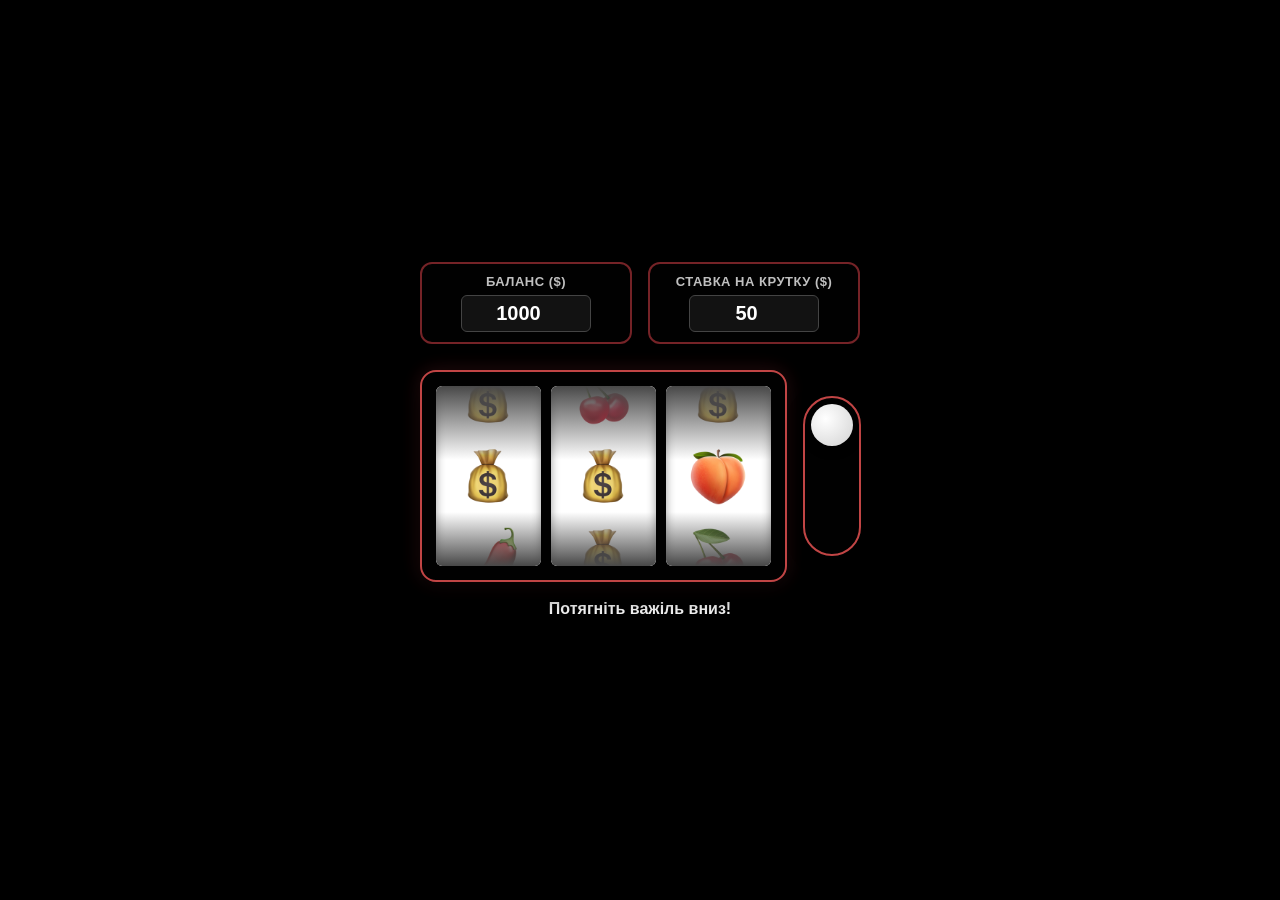
<file: lab10/index.html>
<!DOCTYPE html>
<html lang="uk">
<head>
    <meta charset="UTF-8">
    <meta name="viewport" content="width=device-width, initial-scale=1.0">
    <title>Лабораторна робота № 10 — Однорукий бандит</title>
    <link rel="stylesheet" href="style.css">
</head>
<body>
    <div class="game-container">

        <div class="control-panel">
            <div class="panel-card">
                <label for="balance-input" class="panel-label">Баланс ($)</label>
                <input type="number" id="balance-input" class="panel-input" value="1000" min="1" step="10">
            </div>
            <div class="panel-card">
                <label for="bet-input" class="panel-label">Ставка на крутку ($)</label>
                <input type="number" id="bet-input" class="panel-input" value="50" min="1" step="10">
            </div>
        </div>

        <div class="slot-wrapper">
            <div class="slot-machine">
                <div class="reel" id="reel-1">
                    <div class="reel-strip" id="strip-1"></div>
                    <div class="reel-shadow"></div>
                </div>
                <div class="reel" id="reel-2">
                    <div class="reel-strip" id="strip-2"></div>
                    <div class="reel-shadow"></div>
                </div>
                <div class="reel" id="reel-3">
                    <div class="reel-strip" id="strip-3"></div>
                    <div class="reel-shadow"></div>
                </div>
            </div>
            <div class="lever-track" id="lever-track" title="Потягніть важіль вниз!">
                <div class="lever-knob" id="lever-knob"></div>
            </div>
        </div>

        <div class="status-box" id="game-status">Потягніть важіль вниз!</div>

        <div class="game-over-box" id="game-over-box" style="display: none;">
            <div class="game-over-title">ПРОГРАНО</div>
            <button id="reset-balance-btn" class="btn-reset-balance">Поповнити баланс</button>
        </div>
    </div>

    <script src="script.js"></script>
</body>
</html>
</file>
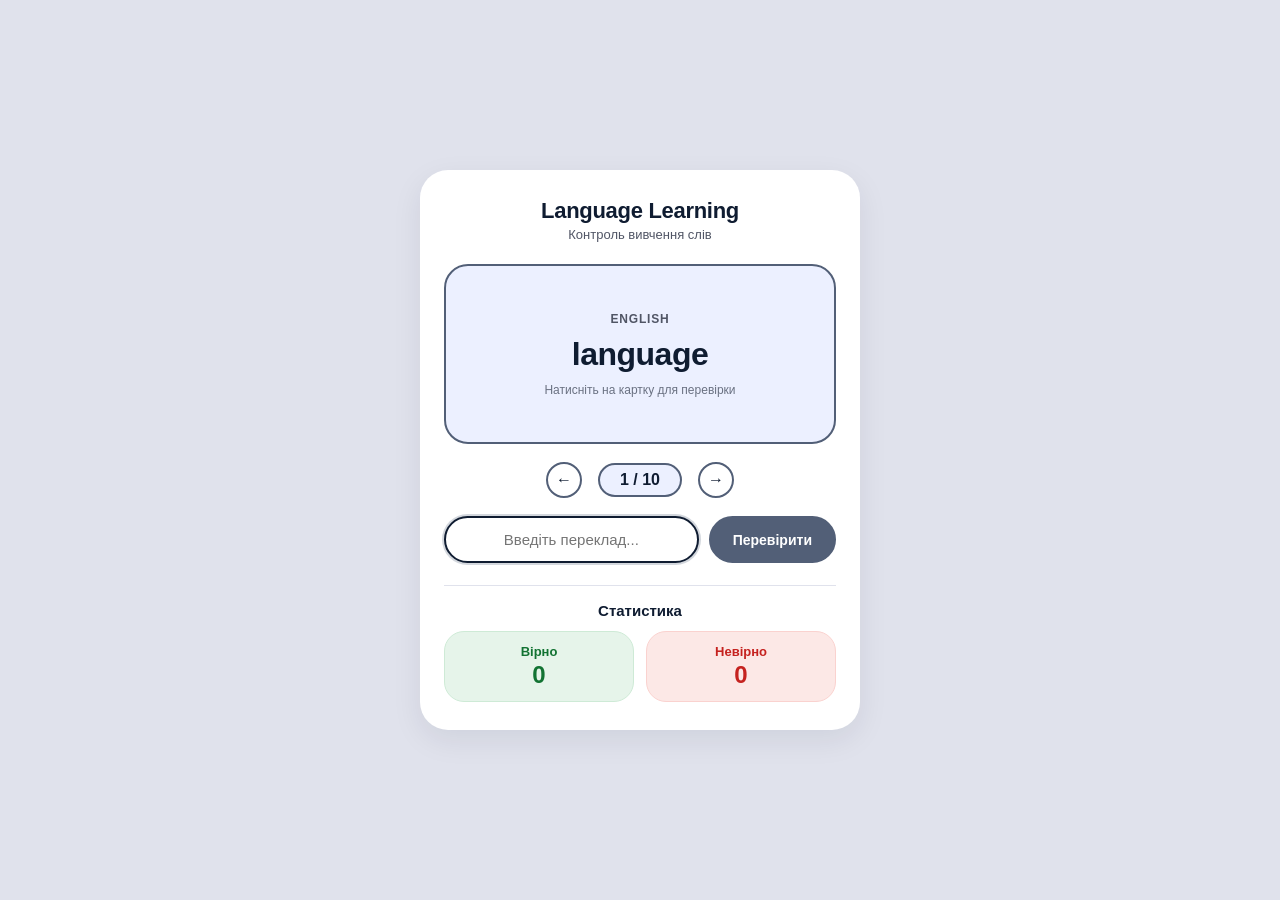
<file: lab11/index.html>
<!DOCTYPE html>
<html lang="uk">
<head>
    <meta charset="UTF-8">
    <meta name="viewport" content="width=device-width, initial-scale=1.0">
    <title>Лабораторна робота № 11 — Language Learning</title>
    <link rel="stylesheet" href="style.css">
</head>
<body>
    <div class="app-container">
        <header class="app-header">
            <h1 class="app-title">Language Learning</h1>
            <p class="app-subtitle">Контроль вивчення слів</p>
        </header>

        <div class="word-card" id="word-card" title="Натисніть на картку для перевірки">
            <div class="card-tag">English</div>
            <div class="card-word" id="current-word">always</div>
            <div class="card-hint">Натисніть на картку для перевірки</div>
        </div>

        <div class="nav-row">
            <button class="nav-btn" id="prev-btn" title="Попереднє слово">←</button>
            <span class="step-counter" id="step-indicator">1 / 10</span>
            <button class="nav-btn" id="next-btn" title="Наступне слово">→</button>
        </div>

        <div class="input-block">
            <div class="input-wrapper">
                <input type="text" id="translation-input" placeholder="Введіть переклад..." autocomplete="off">
                <button class="submit-btn" id="check-btn">Перевірити</button>
            </div>
            <div class="input-error-msg" id="error-message">Введіть переклад перед перевіркою</div>
        </div>

        <div class="stats-block">
            <div class="stats-title">Статистика</div>
            <div class="stats-row">
                <div class="stat-box stat-correct">
                    <span class="stat-label">Вірно</span>
                    <span class="stat-num" id="correct-count">0</span>
                </div>
                <div class="stat-box stat-incorrect">
                    <span class="stat-label">Невірно</span>
                    <span class="stat-num" id="incorrect-count">0</span>
                </div>
            </div>
        </div>
    </div>

    <div class="modal-backdrop" id="results-modal" style="display: none;">
        <div class="modal-window">
            <h2 class="modal-heading">Тестування завершено</h2>

            <div class="modal-score">
                <span class="score-val" id="final-score">0 / 10</span>
            </div>

            <div class="modal-level-panel">
                <div class="level-title" id="level-badge">Рівень знань</div>
            </div>

            <div class="modal-stats-row">
                <span>Вірно: <strong id="modal-correct">0</strong></span>
                <span>Невірно: <strong id="modal-incorrect">0</strong></span>
            </div>

            <button class="restart-button" id="restart-btn">Почати знову</button>
        </div>
    </div>

    <script src="jquery.min.js"></script>
    <script src="script.js"></script>
</body>
</html>
</file>
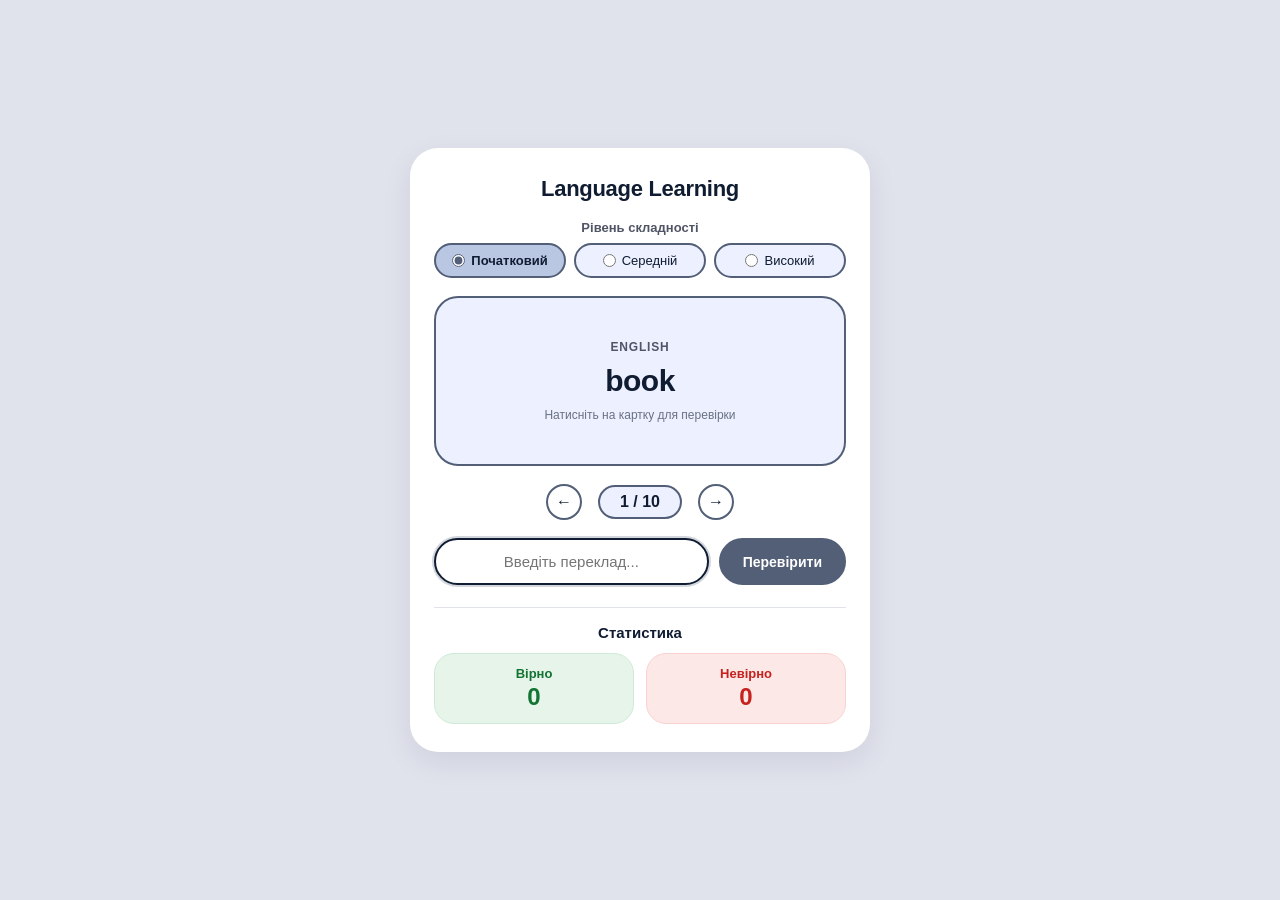
<file: lab12/index.html>
<!DOCTYPE html>
<html lang="uk">
<head>
    <meta charset="UTF-8">
    <meta name="viewport" content="width=device-width, initial-scale=1.0">
    <title>Лабораторна робота № 12 — Language Learning</title>
    <link rel="stylesheet" href="style.css">
</head>
<body>
    <div class="app-container">
        <header class="app-header">
            <h1 class="app-title">Language Learning</h1>
        </header>

        <div class="difficulty-block">
            <div class="difficulty-title">Рівень складності</div>
            <div class="difficulty-options">
                <label class="level-option active">
                    <input type="radio" name="difficulty" value="easy" checked>
                    <span>Початковий</span>
                </label>
                <label class="level-option">
                    <input type="radio" name="difficulty" value="medium">
                    <span>Середній</span>
                </label>
                <label class="level-option">
                    <input type="radio" name="difficulty" value="hard">
                    <span>Високий</span>
                </label>
            </div>
        </div>

        <div class="word-card" id="word-card" title="Натисніть на картку для перевірки">
            <div class="card-tag">English</div>
            <div class="card-word" id="current-word">always</div>
            <div class="card-hint">Натисніть на картку для перевірки</div>
        </div>

        <div class="nav-row">
            <button class="nav-btn" id="prev-btn" title="Попереднє слово">←</button>
            <span class="step-counter" id="step-indicator">1 / 10</span>
            <button class="nav-btn" id="next-btn" title="Наступне слово">→</button>
        </div>

        <div class="input-block">
            <div class="input-wrapper">
                <input type="text" id="translation-input" placeholder="Введіть переклад..." autocomplete="off">
                <button class="submit-btn" id="check-btn">Перевірити</button>
            </div>
            <div class="input-error-msg" id="error-message">Введіть переклад перед перевіркою</div>
        </div>

        <div class="stats-block">
            <div class="stats-title">Статистика</div>
            <div class="stats-row">
                <div class="stat-box stat-correct">
                    <span class="stat-label">Вірно</span>
                    <span class="stat-num" id="correct-count">0</span>
                </div>
                <div class="stat-box stat-incorrect">
                    <span class="stat-label">Невірно</span>
                    <span class="stat-num" id="incorrect-count">0</span>
                </div>
            </div>
        </div>
    </div>

    <div class="modal-backdrop" id="results-modal" style="display: none;">
        <div class="modal-window">
            <h2 class="modal-heading">Тестування завершено</h2>

            <div class="modal-difficulty" id="modal-difficulty">Складність: Початковий</div>

            <div class="modal-score">
                <span class="score-val" id="final-score">0 / 10</span>
            </div>

            <div class="modal-level-panel">
                <div class="level-title" id="level-badge">Рівень знань</div>
            </div>

            <div class="modal-stats-row">
                <span>Вірно: <strong id="modal-correct">0</strong></span>
                <span>Невірно: <strong id="modal-incorrect">0</strong></span>
            </div>

            <button class="restart-button" id="restart-btn">Почати знову</button>
        </div>
    </div>

    <script src="jquery.min.js"></script>
    <script src="script.js"></script>
</body>
</html>
</file>
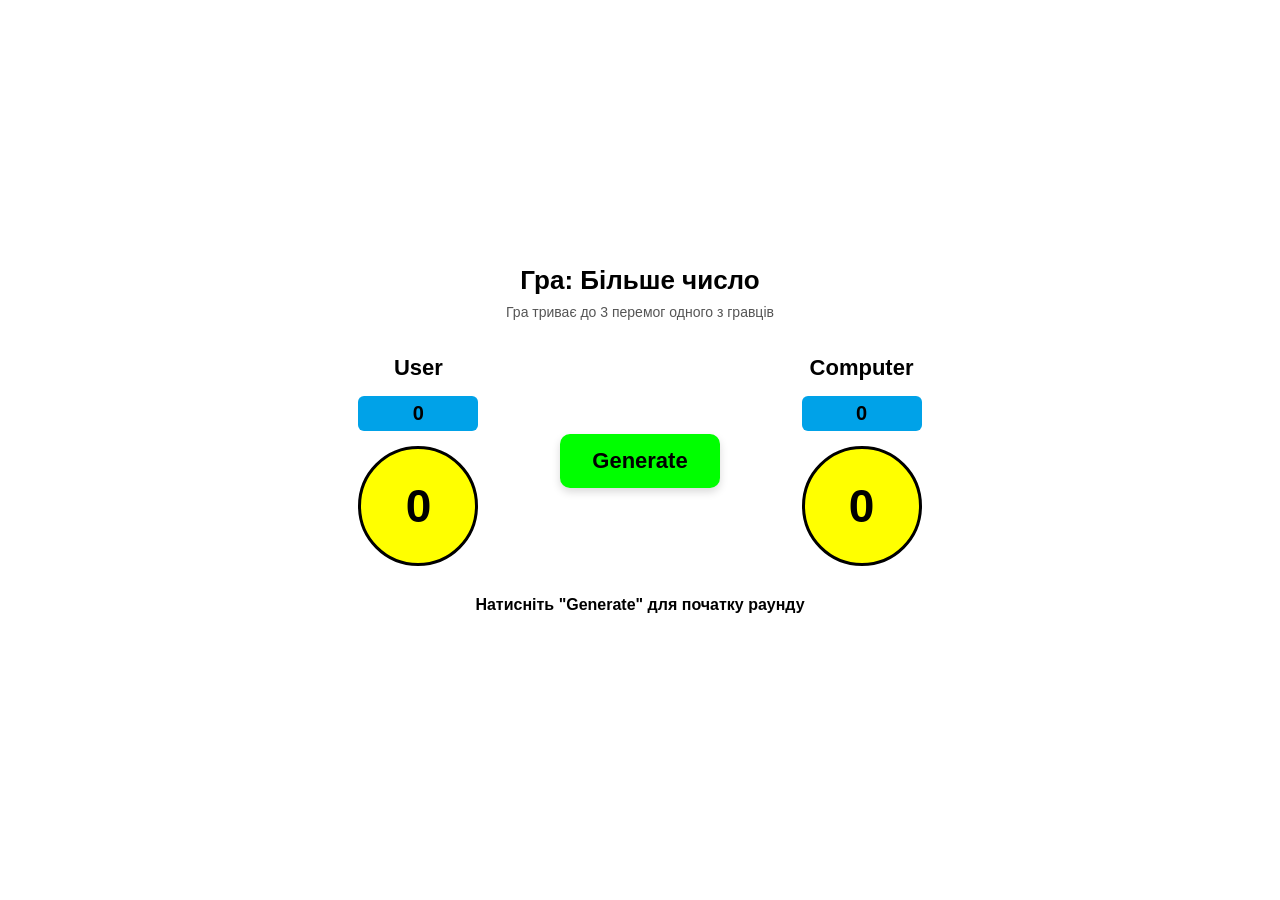
<file: lab8/index.html>
<!DOCTYPE html>
<html lang="uk">
<head>
    <meta charset="UTF-8">
    <meta name="viewport" content="width=device-width, initial-scale=1.0">
    <title>Лабораторна робота № 8 — Більше число</title>
    <link rel="stylesheet" href="style.css">
</head>
<body>
    <div class="game-container">
        <h1 class="game-title">Гра: Більше число</h1>
        <p class="game-rules">Гра триває до 3 перемог одного з гравців</p>

        <div class="game-board">

            <div class="player-column">
                <div class="player-name" id="user-name">User</div>
                <div class="score-box" id="user-score">0</div>
                <div class="number-circle" id="user-number">0</div>
            </div>

            <div class="center-column">
                <button id="generate-btn" class="btn-generate">Generate</button>
            </div>


            <div class="player-column">
                <div class="player-name" id="comp-name">Computer</div>
                <div class="score-box" id="comp-score">0</div>
                <div class="number-circle" id="comp-number">0</div>
            </div>
        </div>


        <div class="status-box" id="game-status">Натисніть "Generate" для початку раунду</div>
        <button id="restart-btn" class="btn-restart" style="display: none;">Грати знову</button>
    </div>

    <script src="script.js"></script>
</body>
</html>
</file>
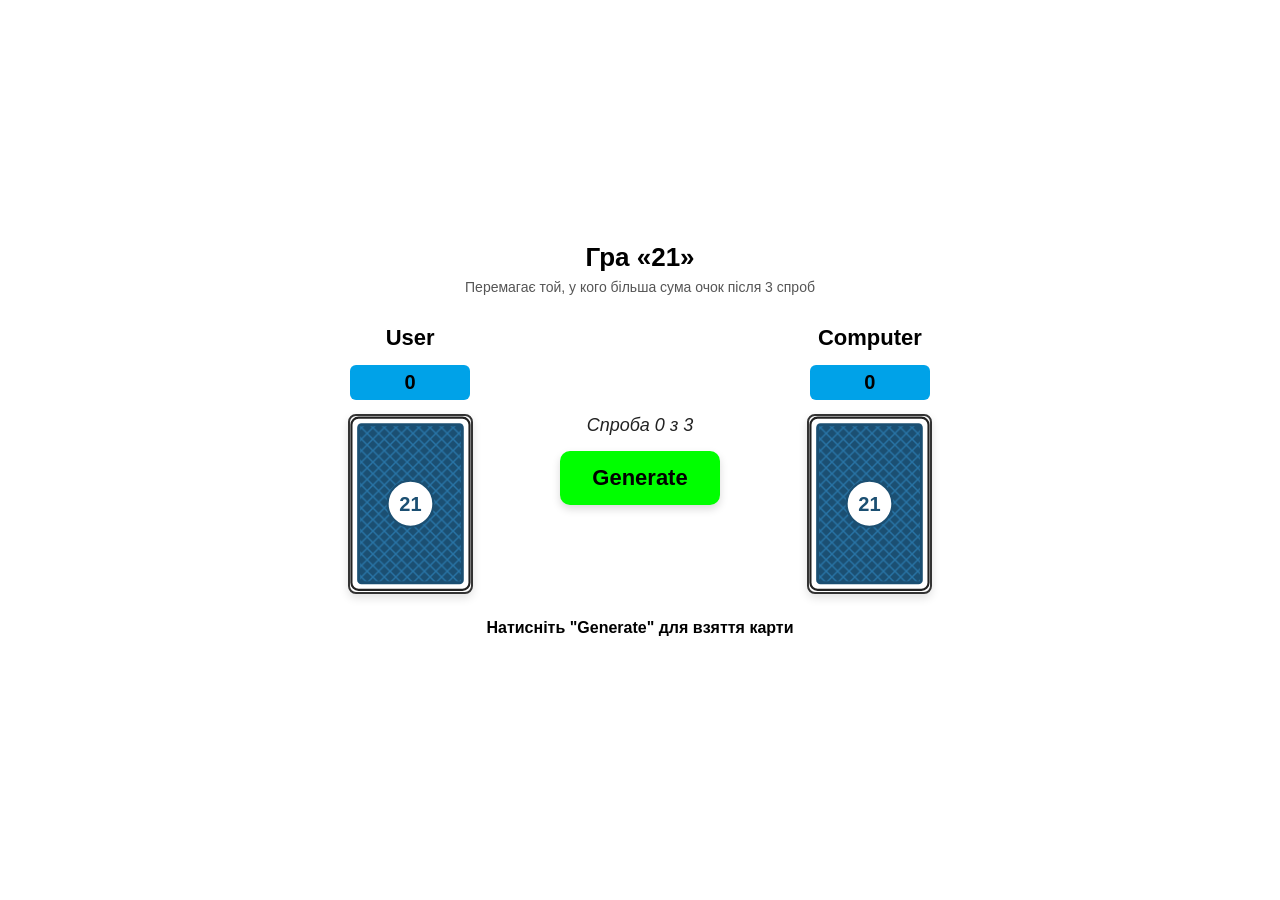
<file: lab9/index.html>
<!DOCTYPE html>
<html lang="uk">
<head>
    <meta charset="UTF-8">
    <meta name="viewport" content="width=device-width, initial-scale=1.0">
    <title>Лабораторна робота № 9 — Гра «21»</title>
    <link rel="stylesheet" href="style.css">
</head>
<body>
    <div class="game-container">
        <h1 class="game-title">Гра «21»</h1>
        <p class="game-rules">Перемагає той, у кого більша сума очок після 3 спроб</p>

        <div class="game-board">
            <div class="player-column">
                <div class="player-name" id="user-name">User</div>
                <div class="score-box" id="user-score">0</div>
                <div class="card-wrapper">
                    <img id="user-card" class="card-img" src="cards/back.svg" alt="Карта користувача">
                </div>
            </div>

            <div class="center-column">
                <div class="attempt-info" id="attempt-info">Спроба 0 з 3</div>
                <button id="generate-btn" class="btn-generate">Generate</button>
            </div>

            <div class="player-column">
                <div class="player-name" id="comp-name">Computer</div>
                <div class="score-box" id="comp-score">0</div>
                <div class="card-wrapper">
                    <img id="comp-card" class="card-img" src="cards/back.svg" alt="Карта комп'ютера">
                </div>
            </div>
        </div>

        <div class="status-box" id="game-status">Натисніть "Generate" для взяття карти</div>
        <button id="restart-btn" class="btn-restart" style="display: none;">Грати знову</button>
    </div>

    <script src="script.js"></script>
</body>
</html>
</file>
<file: lab10/style.css>
* {
    box-sizing: border-box;
}

body {
    margin: 0;
    padding: 20px;
    font-family: Arial, sans-serif;
    background-color: #000000;
    color: #ffffff;
    min-height: 100vh;
    display: flex;
    justify-content: center;
    align-items: center;
}

.game-container {
    max-width: 600px;
    width: 100%;
    text-align: center;
    display: flex;
    flex-direction: column;
    align-items: center;
}

.control-panel {
    display: flex;
    justify-content: center;
    gap: 16px;
    margin-bottom: 8px;
    width: 100%;
    max-width: 440px;
}

.panel-card {
    background-color: #010101;
    border: 2px solid #752327;
    border-radius: 12px;
    padding: 10px 16px;
    flex: 1;
    display: flex;
    flex-direction: column;
    align-items: center;
    box-shadow: 0 4px 15px rgba(0, 0, 0, 0.6);
}

.panel-label {
    font-size: 13px;
    color: #c0c0c0;
    margin-bottom: 6px;
    font-weight: bold;
    text-transform: uppercase;
    letter-spacing: 0.5px;
}

.panel-input {
    width: 100%;
    max-width: 130px;
    background-color: #121212;
    border: 1px solid #444;
    border-radius: 6px;
    color: #ffffff;
    font-size: 20px;
    font-weight: bold;
    text-align: center;
    padding: 6px 10px;
    outline: none;
    font-family: inherit;
}

.panel-input:focus {
    border-color: #C14545;
}

.panel-input.locked {
    background-color: #0d0d0d;
    border-color: #333;
    color: #ffffff;
    cursor: not-allowed;
}

.slot-wrapper {
    display: flex;
    align-items: center;
    justify-content: center;
    gap: 16px;
    margin: 18px 0;
}

.slot-machine {
    background-color: #010101;
    border: 2px solid #C14545;
    border-radius: 16px;
    padding: 14px;
    display: flex;
    gap: 10px;
    position: relative;
    box-shadow: 0 10px 30px rgba(0, 0, 0, 0.8), 0 0 20px rgba(117, 35, 39, 0.4);
}

.reel {
    width: 105px;
    height: 180px;
    background-color: #ffffff;
    border-radius: 6px;
    overflow: hidden;
    position: relative;
    box-shadow: inset 0 0 10px rgba(0, 0, 0, 0.4);
    transition: box-shadow 0.3s;
}


.reel.winner {
    box-shadow: 0 0 20px #ffffff, inset 0 0 12px rgba(255, 255, 255, 0.5);
}

.reel-strip {
    position: absolute;
    top: -30px;
    left: 0;
    width: 100%;
    display: flex;
    flex-direction: column;
    align-items: center;
}

.reel-strip.spinning {
    animation: spinTrack 0.18s linear infinite;
    filter: blur(1.2px);
}

@keyframes spinTrack {
    0% {
        transform: translateY(0);
    }
    100% {
        transform: translateY(-480px);
    }
}

.reel-strip.landing {
    animation: reelBounce 0.35s cubic-bezier(0.15, 0.9, 0.3, 1.2);
}

@keyframes reelBounce {
    0% {
        transform: translateY(-50px);
    }
    70% {
        transform: translateY(6px);
    }
    100% {
        transform: translateY(0);
    }
}

.reel-symbol {
    width: 100%;
    height: 80px;
    display: flex;
    justify-content: center;
    align-items: center;
    flex-shrink: 0;
}

.reel-symbol img {
    width: 58px;
    height: 58px;
    object-fit: contain;
}

.reel-shadow {
    position: absolute;
    inset: 0;
    pointer-events: none;
    border-radius: 6px;
    background: linear-gradient(180deg, #494949 0%, rgba(145, 145, 145, 0) 41%, rgba(145, 145, 145, 0) 70%, #494949 100%);
}

.lever-track {
    width: 58px;
    height: 160px;
    background-color: #010101;
    border: 2px solid #C14545;
    border-radius: 50px;
    padding: 6px;
    position: relative;
    user-select: none;
    touch-action: none;
    box-shadow: 0 4px 15px rgba(0, 0, 0, 0.6);
}

.lever-track.disabled {
    opacity: 0.4;
    cursor: not-allowed;
    pointer-events: none;
}

.lever-knob {
    width: 42px;
    height: 42px;
    border-radius: 50%;
    background: radial-gradient(circle at 35% 35%, #ffffff 0%, #D9D9D9 84%, #9D9D9D 100%);
    box-shadow: 0 4px 8px rgba(0, 0, 0, 0.6);
    position: absolute;
    top: 6px;
    left: 6px;
    cursor: grab;
    transition: transform 0.25s ease;
}

.lever-knob.dragging {
    cursor: grabbing;
    transition: none;
}

.status-box {
    font-size: 16px;
    font-weight: bold;
    min-height: 24px;
    margin-bottom: 14px;
    color: #ffffff;
}

.game-over-box {
    display: flex;
    flex-direction: column;
    align-items: center;
    gap: 12px;
    margin-top: 4px;
}

.game-over-title {
    font-size: 34px;
    font-weight: 900;
    letter-spacing: 5px;
    color: #C14545;
    text-transform: uppercase;
    margin: 0;
}

.btn-reset-balance {
    background-color: #C14545;
    color: #ffffff;
    font-size: 16px;
    font-weight: bold;
    font-family: inherit;
    border: none;
    border-radius: 8px;
    padding: 12px 28px;
    cursor: pointer;
    box-shadow: 0 4px 12px rgba(0, 0, 0, 0.5);
    transition: background-color 0.2s;
}

.btn-reset-balance:hover {
    background-color: #752327;
}

@media (max-width: 540px) {
    .control-panel {
        gap: 10px;
    }

    .panel-card {
        padding: 8px 12px;
    }

    .panel-input {
        font-size: 17px;
        max-width: 100px;
    }

    .slot-wrapper {
        gap: 10px;
    }

    .slot-machine {
        padding: 10px;
        gap: 6px;
    }

    .reel {
        width: 85px;
        height: 160px;
    }

    .reel-strip {
        top: -25px;
    }

    .reel-symbol {
        height: 70px;
    }

    .reel-symbol img {
        width: 48px;
        height: 48px;
    }

    @keyframes spinTrack {
        0% { transform: translateY(0); }
        100% { transform: translateY(-420px); }
    }

    .lever-track {
        width: 48px;
        height: 136px;
    }

    .lever-knob {
        width: 34px;
        height: 34px;
    }
}
</file>
<file: lab11/style.css>
* {
    box-sizing: border-box;
    margin: 0;
    padding: 0;
}

body {
    font-family: "SF Pro Text", "SF Pro Display", -apple-system, BlinkMacSystemFont, "SF Pro", "Helvetica Neue", sans-serif;
    background-color: #e0e2ec;
    color: #0f1c31;
    min-height: 100vh;
    display: flex;
    justify-content: center;
    align-items: center;
    padding: 24px 16px;
    -webkit-font-smoothing: antialiased;
}

.app-container {
    width: 100%;
    max-width: 440px;
    background-color: #ffffff;
    border-radius: 28px;
    padding: 28px 24px;
    box-shadow: 0 10px 30px rgba(15, 28, 49, 0.08);
    display: flex;
    flex-direction: column;
    align-items: center;
}

.app-header {
    text-align: center;
    margin-bottom: 22px;
}

.app-title {
    font-size: 22px;
    font-weight: 700;
    color: #0f1c31;
    letter-spacing: -0.3px;
}

.app-subtitle {
    font-size: 13px;
    color: #505565;
    margin-top: 3px;
}

.word-card {
    width: 100%;
    min-height: 180px;
    background-color: #ecf0ff;
    border: 2px solid #525f77;
    border-radius: 24px;
    display: flex;
    flex-direction: column;
    justify-content: center;
    align-items: center;
    padding: 24px 16px;
    cursor: pointer;
    user-select: none;
    text-align: center;
    transition: background-color 0.15s ease, border-color 0.15s ease;
}

.word-card:hover {
    background-color: #e2e8f5;
}

.card-tag {
    font-size: 12px;
    font-weight: 600;
    color: #505565;
    text-transform: uppercase;
    letter-spacing: 0.8px;
    margin-bottom: 10px;
}

.card-word {
    font-size: 32px;
    font-weight: 700;
    color: #0f1c31;
    letter-spacing: -0.5px;
}

.card-hint {
    font-size: 12px;
    color: #6a7182;
    margin-top: 10px;
}

.nav-row {
    display: flex;
    align-items: center;
    justify-content: center;
    gap: 16px;
    margin: 18px 0;
    width: 100%;
}

.nav-btn {
    width: 36px;
    height: 36px;
    border-radius: 18px;
    border: 2px solid #525f77;
    background-color: #ffffff;
    color: #0f1c31;
    font-size: 16px;
    font-weight: bold;
    cursor: pointer;
    display: flex;
    justify-content: center;
    align-items: center;
    transition: all 0.15s ease;
}

.nav-btn:hover:not(:disabled) {
    background-color: #525f77;
    color: #ffffff;
}

.nav-btn:disabled {
    opacity: 0.35;
    cursor: not-allowed;
}

.step-counter {
    font-size: 16px;
    font-weight: 700;
    color: #0f1c31;
    background-color: #ecf0ff;
    border: 2px solid #525f77;
    padding: 6px 20px;
    border-radius: 50px;
}

.input-block {
    width: 100%;
    margin-bottom: 22px;
}

.input-wrapper {
    display: flex;
    gap: 10px;
    width: 100%;
}

.input-wrapper input {
    flex: 1;
    padding: 13px 22px;
    font-size: 15px;
    font-family: inherit;
    border: 2px solid #525f77;
    border-radius: 50px;
    background-color: #ffffff;
    color: #0f1c31;
    outline: none;
    text-align: center;
    transition: all 0.15s ease;
}

.input-wrapper input:focus {
    border-color: #0f1c31;
    box-shadow: 0 0 0 2px rgba(82, 95, 119, 0.25);
}

.input-wrapper input.input-error {
    border-color: #ea4335;
    background-color: #fce8e6;
}

.submit-btn {
    background-color: #525f77;
    color: #ffffff;
    border: 2px solid #525f77;
    border-radius: 50px;
    padding: 12px 22px;
    font-size: 14px;
    font-weight: 600;
    font-family: inherit;
    cursor: pointer;
    transition: background-color 0.15s ease, border-color 0.15s ease;
}

.submit-btn:hover {
    background-color: #3f4a5f;
    border-color: #3f4a5f;
}

.input-error-msg {
    display: none;
    font-size: 12px;
    color: #c5221f;
    margin-top: 6px;
    text-align: center;
}

.stats-block {
    width: 100%;
    border-top: 1px solid #e0e2ec;
    padding-top: 16px;
    text-align: center;
}

.stats-title {
    font-size: 15px;
    font-weight: 700;
    color: #0f1c31;
    margin-bottom: 12px;
}

.stats-row {
    display: grid;
    grid-template-columns: 1fr 1fr;
    gap: 12px;
    width: 100%;
}

.stat-box {
    padding: 12px 16px;
    border-radius: 20px;
    display: flex;
    flex-direction: column;
    align-items: center;
    gap: 2px;
    border: 1.5px solid transparent;
}

.stat-box.stat-correct {
    background-color: #e6f4ea;
    border-color: #ceead6;
}

.stat-box.stat-correct .stat-label {
    color: #137333;
    font-size: 13px;
    font-weight: 600;
}

.stat-box.stat-correct .stat-num {
    color: #137333;
    font-size: 24px;
    font-weight: 700;
}

.stat-box.stat-incorrect {
    background-color: #fce8e6;
    border-color: #fad2cf;
}

.stat-box.stat-incorrect .stat-label {
    color: #c5221f;
    font-size: 13px;
    font-weight: 600;
}

.stat-box.stat-incorrect .stat-num {
    color: #c5221f;
    font-size: 24px;
    font-weight: 700;
}

.modal-backdrop {
    position: fixed;
    inset: 0;
    background-color: rgba(15, 28, 49, 0.45);
    display: flex;
    justify-content: center;
    align-items: center;
    padding: 16px;
    z-index: 1000;
}

.modal-window {
    width: 100%;
    max-width: 380px;
    background-color: #ffffff;
    border: 2px solid #525f77;
    border-radius: 28px;
    padding: 28px 24px;
    text-align: center;
    box-shadow: 0 15px 35px rgba(15, 28, 49, 0.2);
}

.modal-heading {
    font-size: 20px;
    font-weight: 700;
    color: #0f1c31;
    margin-bottom: 12px;
}

.modal-score {
    display: flex;
    justify-content: center;
    align-items: baseline;
    gap: 6px;
    margin-bottom: 14px;
}

.score-val {
    font-size: 28px;
    font-weight: 700;
    color: #0f1c31;
}

.modal-level-panel {
    background-color: #ecf0ff;
    border: 1.5px solid #525f77;
    border-radius: 18px;
    padding: 12px 14px;
    margin-bottom: 18px;
}

.level-title {
    font-size: 15px;
    font-weight: 700;
    color: #0f1c31;
}

.modal-stats-row {
    display: flex;
    justify-content: center;
    gap: 20px;
    font-size: 14px;
    color: #505565;
    margin-bottom: 20px;
}

.modal-stats-row strong {
    color: #0f1c31;
}

.restart-button {
    width: 100%;
    padding: 13px;
    background-color: #525f77;
    color: #ffffff;
    font-size: 15px;
    font-weight: 600;
    font-family: inherit;
    border: 2px solid #525f77;
    border-radius: 50px;
    cursor: pointer;
    transition: background-color 0.15s ease;
}

.restart-button:hover {
    background-color: #3f4a5f;
    border-color: #3f4a5f;
}

@media (max-width: 480px) {
    body {
        padding: 12px;
    }

    .app-container {
        padding: 20px 16px;
        border-radius: 22px;
    }

    .card-word {
        font-size: 26px;
    }

    .word-card {
        min-height: 160px;
        padding: 18px 12px;
    }
}
</file>
<file: lab12/style.css>
* {
    box-sizing: border-box;
    margin: 0;
    padding: 0;
}

body {
    font-family: "SF Pro Text", "SF Pro Display", -apple-system, BlinkMacSystemFont, "SF Pro", "Helvetica Neue", sans-serif;
    background-color: #e0e2ec;
    color: #0f1c31;
    min-height: 100vh;
    display: flex;
    justify-content: center;
    align-items: center;
    padding: 24px 16px;
    -webkit-font-smoothing: antialiased;
}

.app-container {
    width: 100%;
    max-width: 460px;
    background-color: #ffffff;
    border-radius: 28px;
    padding: 28px 24px;
    box-shadow: 0 10px 30px rgba(15, 28, 49, 0.08);
    display: flex;
    flex-direction: column;
    align-items: center;
}

.app-header {
    text-align: center;
    margin-bottom: 18px;
}

.app-title {
    font-size: 22px;
    font-weight: 700;
    color: #0f1c31;
    letter-spacing: -0.3px;
}

.difficulty-block {
    width: 100%;
    margin-bottom: 18px;
    text-align: center;
}

.difficulty-title {
    font-size: 13px;
    font-weight: 600;
    color: #505565;
    margin-bottom: 8px;
}

.difficulty-options {
    display: flex;
    justify-content: center;
    gap: 8px;
}

.level-option {
    flex: 1;
    display: flex;
    align-items: center;
    justify-content: center;
    gap: 6px;
    padding: 8px 10px;
    font-size: 13px;
    font-weight: 500;
    color: #0f1c31;
    background-color: #ecf0ff;
    border: 2px solid #525f77;
    border-radius: 50px;
    cursor: pointer;
    user-select: none;
    transition: background-color 0.15s ease;
}

.level-option:hover {
    background-color: #dfe7fc;
}

.level-option.active {
    background-color: #bac7e3;
    font-weight: 600;
}

.level-option input[type="radio"] {
    accent-color: #525f77;
    cursor: pointer;
}

.word-card {
    width: 100%;
    min-height: 170px;
    background-color: #ecf0ff;
    border: 2px solid #525f77;
    border-radius: 24px;
    display: flex;
    flex-direction: column;
    justify-content: center;
    align-items: center;
    padding: 24px 16px;
    cursor: pointer;
    user-select: none;
    text-align: center;
    transition: background-color 0.15s ease;
}

.word-card:hover {
    background-color: #e2e8f5;
}

.card-tag {
    font-size: 12px;
    font-weight: 600;
    color: #505565;
    text-transform: uppercase;
    letter-spacing: 0.8px;
    margin-bottom: 10px;
}

.card-word {
    font-size: 30px;
    font-weight: 700;
    color: #0f1c31;
    letter-spacing: -0.5px;
    word-break: break-word;
}

.card-hint {
    font-size: 12px;
    color: #6a7182;
    margin-top: 10px;
}

.nav-row {
    display: flex;
    align-items: center;
    justify-content: center;
    gap: 16px;
    margin: 18px 0;
    width: 100%;
}

.nav-btn {
    width: 36px;
    height: 36px;
    border-radius: 18px;
    border: 2px solid #525f77;
    background-color: #ffffff;
    color: #0f1c31;
    font-size: 16px;
    font-weight: bold;
    cursor: pointer;
    display: flex;
    justify-content: center;
    align-items: center;
    transition: background-color 0.15s ease, color 0.15s ease;
}

.nav-btn:hover:not(:disabled) {
    background-color: #525f77;
    color: #ffffff;
}

.nav-btn:disabled {
    opacity: 0.35;
    cursor: not-allowed;
}

.step-counter {
    font-size: 16px;
    font-weight: 700;
    color: #0f1c31;
    background-color: #ecf0ff;
    border: 2px solid #525f77;
    padding: 6px 20px;
    border-radius: 50px;
}

.input-block {
    width: 100%;
    margin-bottom: 22px;
}

.input-wrapper {
    display: flex;
    gap: 10px;
    width: 100%;
}

.input-wrapper input {
    flex: 1;
    padding: 13px 20px;
    font-size: 15px;
    font-family: inherit;
    border: 2px solid #525f77;
    border-radius: 50px;
    background-color: #ffffff;
    color: #0f1c31;
    outline: none;
    text-align: center;
    transition: border-color 0.15s ease, background-color 0.15s ease;
}

.input-wrapper input:focus {
    border-color: #0f1c31;
    box-shadow: 0 0 0 2px rgba(82, 95, 119, 0.25);
}

.input-wrapper input.input-error {
    border-color: #ea4335;
    background-color: #fce8e6;
}

.submit-btn {
    background-color: #525f77;
    color: #ffffff;
    border: 2px solid #525f77;
    border-radius: 50px;
    padding: 12px 22px;
    font-size: 14px;
    font-weight: 600;
    font-family: inherit;
    cursor: pointer;
    transition: background-color 0.15s ease, border-color 0.15s ease;
}

.submit-btn:hover {
    background-color: #3f4a5f;
    border-color: #3f4a5f;
}

.input-error-msg {
    display: none;
    font-size: 12px;
    color: #c5221f;
    margin-top: 6px;
    text-align: center;
}

.stats-block {
    width: 100%;
    border-top: 1px solid #e0e2ec;
    padding-top: 16px;
    text-align: center;
}

.stats-title {
    font-size: 15px;
    font-weight: 700;
    color: #0f1c31;
    margin-bottom: 12px;
}

.stats-row {
    display: grid;
    grid-template-columns: 1fr 1fr;
    gap: 12px;
    width: 100%;
}

.stat-box {
    padding: 12px 16px;
    border-radius: 20px;
    display: flex;
    flex-direction: column;
    align-items: center;
    gap: 2px;
    border: 1.5px solid transparent;
}

.stat-box.stat-correct {
    background-color: #e6f4ea;
    border-color: #ceead6;
}

.stat-box.stat-correct .stat-label {
    color: #137333;
    font-size: 13px;
    font-weight: 600;
}

.stat-box.stat-correct .stat-num {
    color: #137333;
    font-size: 24px;
    font-weight: 700;
}

.stat-box.stat-incorrect {
    background-color: #fce8e6;
    border-color: #fad2cf;
}

.stat-box.stat-incorrect .stat-label {
    color: #c5221f;
    font-size: 13px;
    font-weight: 600;
}

.stat-box.stat-incorrect .stat-num {
    color: #c5221f;
    font-size: 24px;
    font-weight: 700;
}

.modal-backdrop {
    position: fixed;
    inset: 0;
    background-color: rgba(15, 28, 49, 0.45);
    display: flex;
    justify-content: center;
    align-items: center;
    padding: 16px;
    z-index: 1000;
}

.modal-window {
    width: 100%;
    max-width: 380px;
    background-color: #ffffff;
    border: 2px solid #525f77;
    border-radius: 28px;
    padding: 28px 24px;
    text-align: center;
    box-shadow: 0 15px 35px rgba(15, 28, 49, 0.2);
}

.modal-heading {
    font-size: 20px;
    font-weight: 700;
    color: #0f1c31;
    margin-bottom: 6px;
}

.modal-difficulty {
    font-size: 13px;
    color: #505565;
    margin-bottom: 12px;
}

.modal-score {
    display: flex;
    justify-content: center;
    align-items: baseline;
    gap: 6px;
    margin-bottom: 14px;
}

.score-val {
    font-size: 28px;
    font-weight: 700;
    color: #0f1c31;
}

.modal-level-panel {
    background-color: #ecf0ff;
    border: 1.5px solid #525f77;
    border-radius: 18px;
    padding: 12px 14px;
    margin-bottom: 18px;
}

.level-title {
    font-size: 15px;
    font-weight: 700;
    color: #0f1c31;
}

.modal-stats-row {
    display: flex;
    justify-content: center;
    gap: 20px;
    font-size: 14px;
    color: #505565;
    margin-bottom: 20px;
}

.modal-stats-row strong {
    color: #0f1c31;
}

.restart-button {
    width: 100%;
    padding: 13px;
    background-color: #525f77;
    color: #ffffff;
    font-size: 15px;
    font-weight: 600;
    font-family: inherit;
    border: 2px solid #525f77;
    border-radius: 50px;
    cursor: pointer;
    transition: background-color 0.15s ease;
}

.restart-button:hover {
    background-color: #3f4a5f;
    border-color: #3f4a5f;
}

@media (max-width: 480px) {
    body {
        padding: 12px;
    }

    .app-container {
        padding: 20px 16px;
        border-radius: 22px;
    }

    .difficulty-options {
        flex-direction: column;
    }

    .input-wrapper {
        flex-direction: column;
    }

    .card-word {
        font-size: 26px;
    }

    .word-card {
        min-height: 150px;
        padding: 18px 12px;
    }
}
</file>
<file: lab8/style.css>
* {
    box-sizing: border-box;
}

body {
    margin: 0;
    padding: 20px;
    font-family: Arial, sans-serif;
    background-color: #ffffff;
    color: #000000;
    min-height: 100vh;
    display: flex;
    justify-content: center;
    align-items: center;
}

.game-container {
    max-width: 650px;
    width: 100%;
    text-align: center;
    padding: 10px;
}

.game-title {
    margin: 0 0 8px 0;
    font-size: 26px;
    color: #000000;
}

.game-rules {
    margin: 0 0 35px 0;
    font-size: 14px;
    color: #555555;
}

.game-board {
    display: flex;
    justify-content: space-around;
    align-items: center;
    gap: 20px;
    margin-bottom: 30px;
}

.player-column {
    display: flex;
    flex-direction: column;
    align-items: center;
    gap: 15px;
    min-width: 130px;
}

.player-name {
    font-size: 22px;
    font-weight: bold;
    color: #000000;
    word-break: break-word;
}

.score-box {
    background-color: #00a2e8;
    color: #000000;
    font-size: 20px;
    font-weight: bold;
    width: 120px;
    padding: 6px 0;
    border-radius: 6px;
    text-align: center;
    user-select: none;
}

.number-circle {
    width: 120px;
    height: 120px;
    background-color: #ffff00;
    border: 3px solid #000000;
    border-radius: 50%;
    display: flex;
    justify-content: center;
    align-items: center;
    font-size: 46px;
    font-weight: bold;
    color: #000000;
    user-select: none;
    transition: transform 0.15s ease, box-shadow 0.2s ease, border-color 0.2s ease;
}

.number-circle.winner {
    border-color: #00aa00;
    box-shadow: 0 0 15px rgba(0, 180, 0, 0.6);
    transform: scale(1.05);
}

.center-column {
    display: flex;
    justify-content: center;
    align-items: center;
}

.btn-generate {
    background-color: #00ff00;
    color: #000000;
    font-size: 22px;
    font-weight: bold;
    font-family: inherit;
    border: none;
    border-radius: 10px;
    padding: 14px 32px;
    cursor: pointer;
    box-shadow: 0 4px 8px rgba(0, 0, 0, 0.15);
    transition: background-color 0.15s, transform 0.1s;
}

.btn-generate:hover {
    background-color: #00dd00;
}

.btn-generate:active {
    transform: scale(0.96);
}

.btn-generate:disabled {
    background-color: #cccccc;
    cursor: not-allowed;
    box-shadow: none;
}


.status-box {
    font-size: 16px;
    font-weight: bold;
    min-height: 24px;
    margin-bottom: 15px;
    color: #000000;
}

.btn-restart {
    background-color: #af6868;
    color: #ffffff;
    font-size: 15px;
    font-family: inherit;
    font-weight: bold;
    border: none;
    border-radius: 6px;
    padding: 10px 24px;
    cursor: pointer;
    transition: background-color 0.2s;
}

.btn-restart:hover {
    background-color: #7c3636;
}

@media (max-width: 580px) {
    .game-board {
        flex-direction: column;
        gap: 25px;
    }

    .center-column {
        order: 3;
    }

    .player-column {
        width: 100%;
    }

    .number-circle {
        width: 100px;
        height: 100px;
        font-size: 40px;
    }

    .score-box {
        width: 100px;
    }
}
</file>
<file: lab9/style.css>
* {
    box-sizing: border-box;
}

body {
    margin: 0;
    padding: 20px;
    font-family: Arial, sans-serif;
    background-color: #ffffff;
    color: #000000;
    min-height: 100vh;
    display: flex;
    justify-content: center;
    align-items: center;
}

.game-container {
    max-width: 680px;
    width: 100%;
    text-align: center;
    padding: 10px;
}

.game-title {
    margin: 0 0 6px 0;
    font-size: 26px;
    color: #000000;
}

.game-rules {
    margin: 0 0 30px 0;
    font-size: 14px;
    color: #555555;
}

.game-board {
    display: flex;
    justify-content: space-around;
    align-items: center;
    gap: 20px;
    margin-bottom: 25px;
}

.player-column {
    display: flex;
    flex-direction: column;
    align-items: center;
    gap: 14px;
    min-width: 140px;
}

.player-name {
    font-size: 22px;
    font-weight: bold;
    color: #000000;
    word-break: break-word;
}

.score-box {
    background-color: #00a2e8;
    color: #000000;
    font-size: 20px;
    font-weight: bold;
    width: 120px;
    padding: 6px 0;
    border-radius: 6px;
    text-align: center;
    user-select: none;
    transition: transform 0.2s ease, background-color 0.2s ease;
}

.card-wrapper {
    display: flex;
    justify-content: center;
    align-items: center;
}

.card-img {
    width: 125px;
    height: 180px;
    border-radius: 8px;
    border: 2px solid #333333;
    background-color: #ffffff;
    object-fit: contain;
    box-shadow: 0 4px 10px rgba(0, 0, 0, 0.12);
    transition: transform 0.2s ease, border-color 0.2s ease, box-shadow 0.2s ease;
}

.card-img.winner {
    border-color: #00aa00;
    box-shadow: 0 0 15px rgba(0, 180, 0, 0.6);
    transform: scale(1.05);
}

.center-column {
    display: flex;
    flex-direction: column;
    align-items: center;
    gap: 12px;
}

.attempt-info {
    font-size: 18px;
    font-style: italic;
    color: #222222;
    min-height: 24px;
}

.btn-generate {
    background-color: #00ff00;
    color: #000000;
    font-size: 22px;
    font-weight: bold;
    font-family: inherit;
    border: none;
    border-radius: 10px;
    padding: 14px 32px;
    cursor: pointer;
    box-shadow: 0 4px 8px rgba(0, 0, 0, 0.15);
    transition: background-color 0.15s, transform 0.1s;
}

.btn-generate:hover {
    background-color: #00dd00;
}

.btn-generate:active {
    transform: scale(0.96);
}

.btn-generate:disabled {
    background-color: #cccccc;
    cursor: not-allowed;
    box-shadow: none;
}

.status-box {
    font-size: 16px;
    font-weight: bold;
    min-height: 24px;
    margin-bottom: 15px;
    color: #000000;
    transition: color 0.2s ease;
}

.btn-restart {
    background-color: #af6868;
    color: #ffffff;
    font-size: 15px;
    font-family: inherit;
    font-weight: bold;
    border: none;
    border-radius: 6px;
    padding: 10px 24px;
    cursor: pointer;
    transition: background-color 0.2s;
}

.btn-restart:hover {
    background-color: #7c3636;
}

@media (max-width: 600px) {
    .game-board {
        flex-direction: column;
        gap: 20px;
    }

    .center-column {
        order: 2;
    }

    .player-column:last-child {
        order: 3;
    }

    .card-img {
        width: 110px;
        height: 160px;
    }
}
</file>
